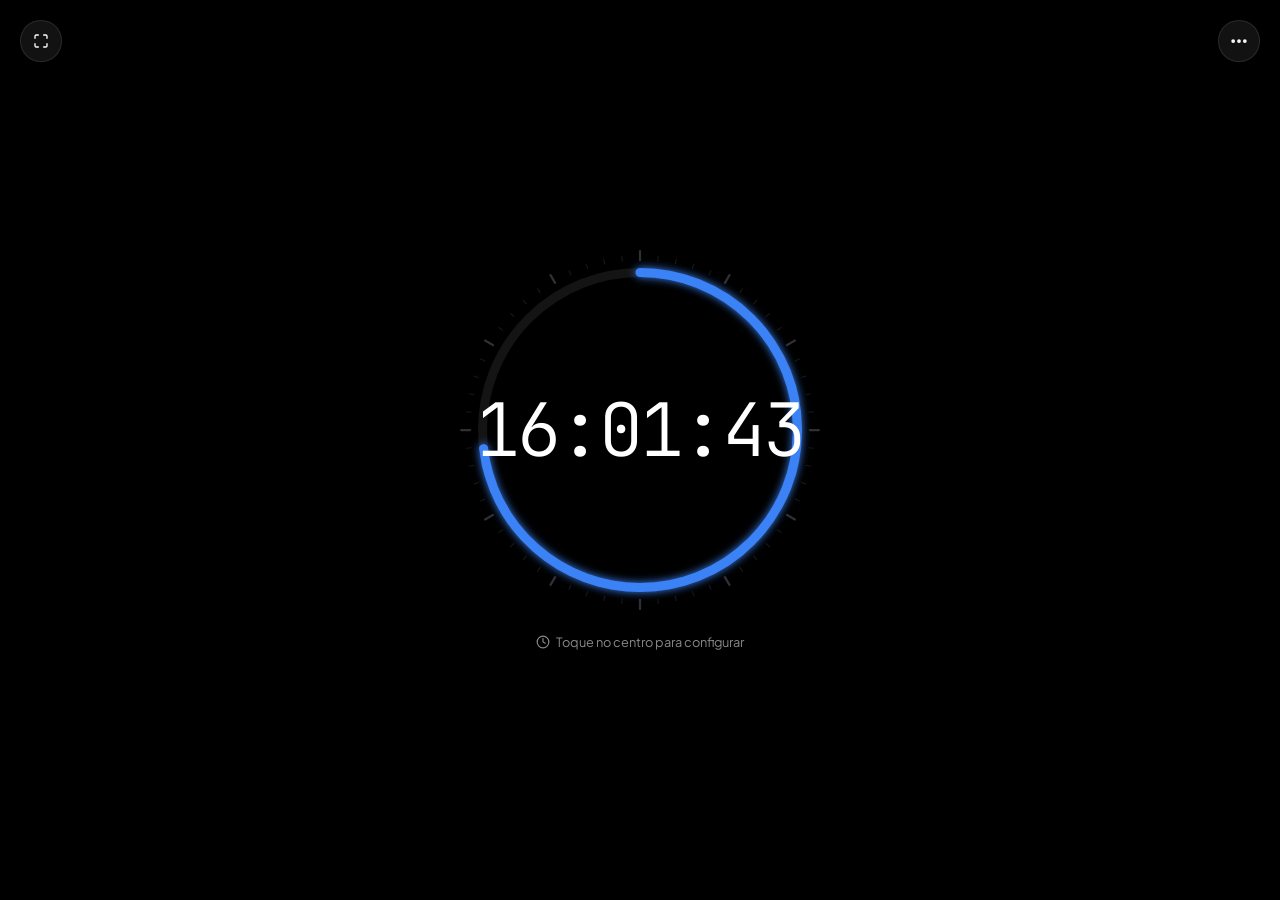
<file: site.html>
<!DOCTYPE html>
<html lang="pt-BR">
<head>
  <meta charset="UTF-8">
  <meta name="viewport" content="width=device-width, initial-scale=1.0, user-scalable=no">
  <title>Relógio com Círculo de Segundos</title>
  <meta name="description" content="Aplicativo de relógio minimalista com minutos, segundos, contagem progressiva e regressiva com anel circular personalizável.">
  <link rel="preconnect" href="https://fonts.googleapis.com">
  <link rel="preconnect" href="https://fonts.gstatic.com" crossorigin>
  <link href="https://fonts.googleapis.com/css2?family=Plus+Jakarta+Sans:wght@300;400;500;600;700&family=JetBrains+Mono:wght@400;500;600;700&display=swap" rel="stylesheet">
  <style>
    :root {
      --bg: #000000;
      --text: #FFFFFF;
      --text-muted: #888888;
      --card-bg: rgba(20, 20, 24, 0.95);
      --card-border: rgba(255, 255, 255, 0.1);
      --track-color: rgba(255, 255, 255, 0.08);
      --accent: #3B82F6;
      --font-sans: 'Plus Jakarta Sans', -apple-system, BlinkMacSystemFont, "Segoe UI", Roboto, sans-serif;
      --font-mono: 'JetBrains Mono', monospace;
    }

    [data-theme="light"] {
      --bg: #FFFFFF;
      --text: #0F172A;
      --text-muted: #64748B;
      --card-bg: rgba(255, 255, 255, 0.96);
      --card-border: rgba(0, 0, 0, 0.1);
      --track-color: rgba(0, 0, 0, 0.08);
    }

    * {
      box-sizing: border-box;
      margin: 0;
      padding: 0;
      -webkit-tap-highlight-color: transparent;
    }

    body {
      background-color: var(--bg);
      color: var(--text);
      font-family: var(--font-sans);
      min-height: 100vh;
      min-height: 100dvh;
      display: flex;
      flex-direction: column;
      justify-content: space-between;
      overflow: hidden;
      user-select: none;
      transition: background-color 0.4s ease, color 0.4s ease;
    }

    /* Header Controls */
    header {
      position: absolute;
      top: 1.25rem;
      left: 1.25rem;
      right: 1.25rem;
      display: flex;
      justify-content: space-between;
      align-items: center;
      z-index: 30;
      pointer-events: none;
    }

    .header-left, .header-right {
      display: flex;
      align-items: center;
      gap: 0.5rem;
      pointer-events: auto;
    }

    .icon-btn {
      background: rgba(120, 120, 128, 0.15);
      backdrop-filter: blur(12px);
      -webkit-backdrop-filter: blur(12px);
      border: 1px solid var(--card-border);
      color: var(--text);
      width: 2.6rem;
      height: 2.6rem;
      border-radius: 50%;
      display: flex;
      align-items: center;
      justify-content: center;
      cursor: pointer;
      transition: all 0.2s cubic-bezier(0.16, 1, 0.3, 1);
      box-shadow: 0 4px 12px rgba(0,0,0,0.1);
    }

    .icon-btn:hover {
      background: rgba(120, 120, 128, 0.25);
      transform: scale(1.05);
    }

    .icon-btn:active {
      transform: scale(0.92);
    }

    .status-badge {
      font-size: 0.75rem;
      font-weight: 600;
      padding: 0.4rem 0.85rem;
      border-radius: 9999px;
      border: 1px solid var(--accent);
      color: var(--accent);
      background: rgba(120, 120, 128, 0.1);
      backdrop-filter: blur(8px);
      display: none;
      align-items: center;
      gap: 0.4rem;
    }

    /* Main Clock Area */
    main {
      flex: 1;
      display: flex;
      flex-direction: column;
      align-items: center;
      justify-content: center;
      padding: 1.5rem;
      position: relative;
    }

    .clock-container {
      position: relative;
      width: min(84vw, 360px);
      height: min(84vw, 360px);
      max-width: 400px;
      max-height: 400px;
      display: flex;
      align-items: center;
      justify-content: center;
    }

    .clock-svg {
      width: 100%;
      height: 100%;
      transform: rotate(-90deg);
      overflow: visible;
    }

    .clock-center-btn {
      position: absolute;
      inset: 1.5rem;
      border-radius: 50%;
      display: flex;
      flex-direction: column;
      align-items: center;
      justify-content: center;
      background: transparent;
      border: none;
      cursor: pointer;
      color: inherit;
      outline: none;
      transition: transform 0.2s ease, background-color 0.2s ease;
    }

    .clock-center-btn:hover {
      background: rgba(120, 120, 128, 0.06);
    }

    .clock-center-btn:active {
      transform: scale(0.96);
    }

    .digits-row {
      display: flex;
      align-items: baseline;
      justify-content: center;
      font-family: var(--font-mono);
      line-height: 1;
    }

    .digits-primary {
      font-size: clamp(3.2rem, 14vw, 4.6rem);
      font-weight: 300;
      letter-spacing: -0.04em;
    }

    .digits-separator {
      font-size: clamp(2.8rem, 12vw, 4.2rem);
      font-weight: 200;
      opacity: 0.7;
      margin: 0 0.1rem;
    }

    .digits-ms {
      font-size: clamp(1rem, 4vw, 1.25rem);
      font-weight: 400;
      margin-left: 0.35rem;
      color: var(--accent);
      opacity: 0.8;
    }

    /* Sub-badge inside circle */
    .center-substatus {
      margin-top: 0.5rem;
      font-size: 0.72rem;
      font-weight: 600;
      padding: 0.2rem 0.65rem;
      border-radius: 9999px;
      border: 1px solid rgba(120, 120, 128, 0.2);
      color: var(--accent);
      background: rgba(120, 120, 128, 0.08);
      display: none;
    }

    /* First-time hint below circle */
    .hint-toast {
      margin-top: 1.5rem;
      font-size: 0.8rem;
      color: var(--text-muted);
      display: flex;
      align-items: center;
      gap: 0.4rem;
      transition: opacity 1s ease;
      opacity: 1;
    }

    .hint-toast.fade-out {
      opacity: 0;
      pointer-events: none;
    }

    /* Modals & Dialogs */
    .modal-backdrop {
      position: fixed;
      inset: 0;
      background: rgba(0, 0, 0, 0.65);
      backdrop-filter: blur(8px);
      -webkit-backdrop-filter: blur(8px);
      z-index: 100;
      display: none;
      align-items: center;
      justify-content: center;
      padding: 1rem;
    }

    .modal-backdrop.open {
      display: flex;
    }

    .modal-panel {
      background: var(--card-bg);
      border: 1px solid var(--card-border);
      color: var(--text);
      width: 100%;
      max-width: 440px;
      max-height: 85vh;
      border-radius: 1.5rem;
      box-shadow: 0 20px 40px rgba(0, 0, 0, 0.4);
      display: flex;
      flex-direction: column;
      overflow: hidden;
      animation: modalSlideUp 0.25s cubic-bezier(0.16, 1, 0.3, 1);
    }

    @keyframes modalSlideUp {
      from { opacity: 0; transform: translateY(16px) scale(0.97); }
      to { opacity: 1; transform: translateY(0) scale(1); }
    }

    .modal-header {
      padding: 1.25rem 1.5rem;
      border-bottom: 1px solid var(--card-border);
      display: flex;
      align-items: center;
      justify-content: space-between;
    }

    .modal-header h3 {
      font-size: 1.1rem;
      font-weight: 600;
    }

    .modal-close-btn {
      background: transparent;
      border: none;
      color: var(--text-muted);
      cursor: pointer;
      padding: 0.3rem;
      border-radius: 50%;
      display: flex;
    }

    .modal-close-btn:hover {
      color: var(--text);
    }

    .modal-body {
      padding: 1.25rem 1.5rem;
      overflow-y: auto;
      display: flex;
      flex-direction: column;
      gap: 1.25rem;
    }

    /* Tabs */
    .tabs-nav {
      display: flex;
      background: rgba(120, 120, 128, 0.12);
      border-radius: 1rem;
      padding: 0.25rem;
      gap: 0.25rem;
    }

    .tab-btn {
      flex: 1;
      padding: 0.6rem 0.75rem;
      border: none;
      background: transparent;
      color: var(--text-muted);
      font-size: 0.8rem;
      font-weight: 600;
      border-radius: 0.75rem;
      cursor: pointer;
      transition: all 0.2s ease;
    }

    .tab-btn.active {
      background: var(--card-bg);
      color: var(--text);
      box-shadow: 0 2px 8px rgba(0,0,0,0.12);
    }

    /* Form & Buttons */
    .btn-primary {
      background: var(--accent);
      color: #FFFFFF;
      border: none;
      padding: 0.85rem 1.25rem;
      border-radius: 1rem;
      font-weight: 600;
      font-size: 0.9rem;
      cursor: pointer;
      display: flex;
      align-items: center;
      justify-content: center;
      gap: 0.5rem;
      transition: filter 0.2s, transform 0.1s;
      box-shadow: 0 4px 14px rgba(0,0,0,0.2);
    }

    .btn-primary:hover {
      filter: brightness(1.1);
    }

    .btn-primary:active {
      transform: scale(0.97);
    }

    .btn-secondary {
      background: rgba(120, 120, 128, 0.12);
      color: var(--text);
      border: 1px solid var(--card-border);
      padding: 0.75rem 1rem;
      border-radius: 0.85rem;
      font-weight: 500;
      font-size: 0.8rem;
      cursor: pointer;
      display: flex;
      align-items: center;
      justify-content: center;
      gap: 0.5rem;
    }

    .btn-danger {
      background: rgba(239, 68, 68, 0.1);
      color: #EF4444;
      border: 1px solid rgba(239, 68, 68, 0.25);
    }

    /* Time adjusters */
    .time-stepper-grid {
      display: grid;
      grid-template-columns: repeat(3, 1fr);
      gap: 0.75rem;
      text-align: center;
    }

    .stepper-box {
      display: flex;
      flex-direction: column;
      align-items: center;
      gap: 0.25rem;
    }

    .stepper-val {
      font-family: var(--font-mono);
      font-size: 1.5rem;
      font-weight: 600;
      background: rgba(120, 120, 128, 0.1);
      border: 1px solid var(--card-border);
      border-radius: 0.75rem;
      width: 100%;
      padding: 0.5rem 0;
    }

    .stepper-btn {
      background: rgba(120, 120, 128, 0.12);
      border: none;
      color: var(--text);
      width: 100%;
      padding: 0.35rem 0;
      border-radius: 0.5rem;
      cursor: pointer;
      font-weight: bold;
    }

    .stepper-label {
      font-size: 0.65rem;
      text-transform: uppercase;
      letter-spacing: 0.05em;
      color: var(--text-muted);
    }

    .presets-grid {
      display: grid;
      grid-template-columns: repeat(3, 1fr);
      gap: 0.5rem;
    }

    .preset-pill {
      background: rgba(120, 120, 128, 0.1);
      border: 1px solid var(--card-border);
      color: var(--text);
      padding: 0.5rem;
      font-size: 0.75rem;
      font-weight: 500;
      border-radius: 0.75rem;
      cursor: pointer;
      text-align: center;
    }

    .preset-pill:hover {
      border-color: var(--accent);
      color: var(--accent);
    }

    /* Settings options */
    .setting-row {
      display: flex;
      align-items: center;
      justify-content: space-between;
      padding: 0.5rem 0;
      border-bottom: 1px solid var(--card-border);
    }

    .setting-label {
      font-size: 0.85rem;
      font-weight: 500;
    }

    .setting-desc {
      font-size: 0.7rem;
      color: var(--text-muted);
    }

    .color-swatches {
      display: flex;
      gap: 0.5rem;
      flex-wrap: wrap;
    }

    .color-swatch {
      width: 1.8rem;
      height: 1.8rem;
      border-radius: 50%;
      cursor: pointer;
      border: 2px solid transparent;
      transition: transform 0.15s;
    }

    .color-swatch.active {
      transform: scale(1.15);
      border-color: #FFFFFF;
      box-shadow: 0 0 10px rgba(255,255,255,0.4);
    }

    /* Switch */
    .switch {
      position: relative;
      display: inline-block;
      width: 44px;
      height: 24px;
    }

    .switch input { opacity: 0; width: 0; height: 0; }
    .slider {
      position: absolute;
      cursor: pointer;
      inset: 0;
      background-color: rgba(120, 120, 128, 0.3);
      transition: .3s;
      border-radius: 24px;
    }

    .slider:before {
      position: absolute;
      content: "";
      height: 18px;
      width: 18px;
      left: 3px;
      bottom: 3px;
      background-color: white;
      transition: .3s;
      border-radius: 50%;
    }

    input:checked + .slider {
      background-color: var(--accent);
    }

    input:checked + .slider:before {
      transform: translateX(20px);
    }
  </style>
</head>
<body data-theme="dark">

  <!-- Header -->
  <header>
    <div class="header-left">
      <!-- Fullscreen Button -->
      <button class="icon-btn" id="btn-fullscreen" title="Alternar Tela Cheia">
        <svg width="16" height="16" fill="none" stroke="currentColor" stroke-width="2" stroke-linecap="round" stroke-linejoin="round" viewBox="0 0 24 24">
          <path d="M8 3H5a2 2 0 0 0-2 2v3m18 0V5a2 2 0 0 0-2-2h-3m0 18h3a2 2 0 0 0 2-2v-3M3 16v3a2 2 0 0 0 2 2h3"/>
        </svg>
      </button>

      <!-- Mode Badge Indicator -->
      <div class="status-badge" id="mode-badge">
        <span id="badge-icon">⏱️</span>
        <span id="badge-text">Contagem Ativa</span>
      </div>
    </div>

    <div class="header-right">
      <!-- Settings Button (3 dots) -->
      <button class="icon-btn" id="btn-settings" title="Configurações">
        <svg width="20" height="20" fill="none" stroke="currentColor" stroke-width="2.5" stroke-linecap="round" stroke-linejoin="round" viewBox="0 0 24 24">
          <circle cx="12" cy="12" r="1"/>
          <circle cx="19" cy="12" r="1"/>
          <circle cx="5" cy="12" r="1"/>
        </svg>
      </button>
    </div>
  </header>

  <!-- Main Clock Display -->
  <main>
    <div class="clock-container">
      <svg class="clock-svg" viewBox="0 0 320 320">
        <defs>
          <filter id="ring-glow" x="-20%" y="-20%" width="140%" height="140%">
            <feGaussianBlur stdDeviation="4" result="blur" />
            <feMerge>
              <feMergeNode in="blur" />
              <feMergeNode in="SourceGraphic" />
            </feMerge>
          </filter>
        </defs>

        <!-- Dynamic Ticks Group -->
        <g id="ticks-group"></g>

        <!-- Track Background Circle -->
        <circle id="track-ring" cx="160" cy="160" r="140" fill="none" stroke="var(--track-color)" stroke-width="8"></circle>

        <!-- Progress Indicator Ring -->
        <circle id="progress-ring" cx="160" cy="160" r="140" fill="none" stroke="var(--accent)" stroke-width="8" stroke-linecap="round" filter="url(#ring-glow)"></circle>
      </svg>

      <!-- Center Clickable Area -->
      <button class="clock-center-btn" id="btn-clock-center" aria-label="Toque no centro para configurar">
        <div class="digits-row">
          <span class="digits-primary" id="time-primary">12:00</span>
          <span class="digits-ms" id="time-ms" style="display: none;">.00</span>
        </div>
        <div class="center-substatus" id="center-substatus">Contagem Ativa</div>
      </button>
    </div>

    <!-- First-time hint below circle -->
    <div class="hint-toast" id="hint-toast">
      <svg width="14" height="14" fill="none" stroke="currentColor" stroke-width="2" stroke-linecap="round" stroke-linejoin="round" viewBox="0 0 24 24">
        <circle cx="12" cy="12" r="10"/>
        <polyline points="12 6 12 12 16 14"/>
      </svg>
      <span>Toque no centro para configurar</span>
    </div>
  </main>

  <!-- Modal Configurar Tempo (Progressiva / Regressiva) -->
  <div class="modal-backdrop" id="modal-time">
    <div class="modal-panel">
      <div class="modal-header">
        <h3>Configurar Tempo</h3>
        <button class="modal-close-btn" id="close-modal-time">
          <svg width="18" height="18" fill="none" stroke="currentColor" stroke-width="2" viewBox="0 0 24 24"><path d="M18 6L6 18M6 6l12 12"/></svg>
        </button>
      </div>

      <div class="modal-body">
        <!-- Tabs -->
        <div class="tabs-nav">
          <button class="tab-btn active" id="tab-btn-progress">⏱️ Progressiva</button>
          <button class="tab-btn" id="tab-btn-countdown">⏳ Regressiva</button>
        </div>

        <!-- Tab 1: Contagem Progressiva -->
        <div id="tab-content-progress">
          <p style="font-size: 0.8rem; color: var(--text-muted); margin-bottom: 1rem;">
            Conta o tempo a partir de zero em direção à meta ou de forma contínua.
          </p>

          <label style="font-size: 0.75rem; font-weight: 600; color: var(--text-muted); display: block; margin-bottom: 0.5rem;">
            Metas de Tempo (Opcional)
          </label>
          <div class="presets-grid" id="progress-presets">
            <button class="preset-pill" data-sec="0">Sem meta (Livre)</button>
            <button class="preset-pill" data-sec="60">1 minuto</button>
            <button class="preset-pill" data-sec="300">5 minutos</button>
            <button class="preset-pill" data-sec="600">10 minutos</button>
            <button class="preset-pill" data-sec="900">15 minutos</button>
            <button class="preset-pill" data-sec="1800">30 minutos</button>
            <button class="preset-pill" data-sec="3600">1 hora</button>
          </div>

          <div style="margin-top: 1.5rem; display: flex; flex-direction: column; gap: 0.5rem;">
            <button class="btn-primary" id="btn-start-progress">
              <span>Iniciar Contagem Progressiva</span>
            </button>
            <button class="btn-secondary btn-danger" id="btn-reset-to-clock-1" style="display: none;">
              <span>Voltar ao Relógio Comum</span>
            </button>
          </div>
        </div>

        <!-- Tab 2: Contagem Regressiva -->
        <div id="tab-content-countdown" style="display: none;">
          <div class="time-stepper-grid">
            <div class="stepper-box">
              <button class="stepper-btn" id="h-up">+</button>
              <div class="stepper-val" id="val-hours">00</div>
              <button class="stepper-btn" id="h-down">-</button>
              <span class="stepper-label">Horas</span>
            </div>
            <div class="stepper-box">
              <button class="stepper-btn" id="m-up">+</button>
              <div class="stepper-val" id="val-mins">05</div>
              <button class="stepper-btn" id="m-down">-</button>
              <span class="stepper-label">Minutos</span>
            </div>
            <div class="stepper-box">
              <button class="stepper-btn" id="s-up">+</button>
              <div class="stepper-val" id="val-secs">00</div>
              <button class="stepper-btn" id="s-down">-</button>
              <span class="stepper-label">Segundos</span>
            </div>
          </div>

          <label style="font-size: 0.75rem; font-weight: 600; color: var(--text-muted); display: block; margin: 1rem 0 0.5rem;">
            Tempos Rápidos
          </label>
          <div class="presets-grid" id="countdown-presets">
            <button class="preset-pill" data-sec="30">30s</button>
            <button class="preset-pill" data-sec="60">1 min</button>
            <button class="preset-pill" data-sec="180">3 min</button>
            <button class="preset-pill" data-sec="300">5 min</button>
            <button class="preset-pill" data-sec="600">10 min</button>
            <button class="preset-pill" data-sec="900">15 min</button>
            <button class="preset-pill" data-sec="1500">25 min</button>
            <button class="preset-pill" data-sec="1800">30 min</button>
            <button class="preset-pill" data-sec="3600">60 min</button>
          </div>

          <div style="margin-top: 1.5rem; display: flex; flex-direction: column; gap: 0.5rem;">
            <button class="btn-primary" id="btn-start-countdown">
              <span>Iniciar Contagem Regressiva</span>
            </button>
            <button class="btn-secondary btn-danger" id="btn-reset-to-clock-2" style="display: none;">
              <span>Voltar ao Relógio Comum</span>
            </button>
          </div>
        </div>
      </div>
    </div>
  </div>

  <!-- Modal Configurações -->
  <div class="modal-backdrop" id="modal-settings">
    <div class="modal-panel">
      <div class="modal-header">
        <h3>Configurações</h3>
        <button class="modal-close-btn" id="close-modal-settings">
          <svg width="18" height="18" fill="none" stroke="currentColor" stroke-width="2" viewBox="0 0 24 24"><path d="M18 6L6 18M6 6l12 12"/></svg>
        </button>
      </div>

      <div class="modal-body">
        <!-- Tema -->
        <div class="setting-row">
          <div>
            <div class="setting-label">Tema Visual</div>
            <div class="setting-desc">Modo Escuro ou Claro</div>
          </div>
          <button class="btn-secondary" id="btn-toggle-theme">Alternar Tema</button>
        </div>

        <!-- Cores do Círculo -->
        <div>
          <div class="setting-label" style="margin-bottom: 0.5rem;">Cor do Círculo</div>
          <div class="color-swatches" id="swatches-container"></div>
        </div>

        <!-- Espessura do Anel -->
        <div>
          <div style="display: flex; justify-content: space-between; margin-bottom: 0.25rem;">
            <span class="setting-label">Espessura do Anel</span>
            <span class="setting-desc" id="stroke-val">8px</span>
          </div>
          <input type="range" id="input-stroke" min="2" max="24" value="8" style="width: 100%; accent-color: var(--accent);">
        </div>

        <!-- Som Tic-Tac -->
        <div class="setting-row">
          <div>
            <div class="setting-label">Som do Tic-Tac</div>
            <div class="setting-desc">Emite som suave a cada segundo</div>
          </div>
          <label class="switch">
            <input type="checkbox" id="switch-sound">
            <span class="slider"></span>
          </label>
        </div>

        <!-- Mostrar Horas -->
        <div class="setting-row">
          <div>
            <div class="setting-label">Exibir Horas</div>
            <div class="setting-desc">Formato HH:MM:SS ou apenas MM:SS</div>
          </div>
          <label class="switch">
            <input type="checkbox" id="switch-hours" checked>
            <span class="slider"></span>
          </label>
        </div>

        <!-- Traços de Marcação -->
        <div class="setting-row">
          <div>
            <div class="setting-label">Marcadores dos Segundos</div>
            <div class="setting-desc">60 traços delicados ao redor do círculo</div>
          </div>
          <label class="switch">
            <input type="checkbox" id="switch-ticks" checked>
            <span class="slider"></span>
          </label>
        </div>
      </div>
    </div>
  </div>

  <script>
    (function() {
      // Estado da Aplicação
      const state = {
        theme: 'dark',
        mode: 'clock', // 'clock' | 'progress' | 'countdown'
        circleColor: '#3B82F6',
        strokeWidth: 8,
        soundEnabled: false,
        showHours: true,
        showTicks: true,
        
        // Contagem Progressiva
        progressSecs: 0,
        progressTarget: 0,
        
        // Contagem Regressiva
        countdownSecs: 300,
        countdownTotal: 300,

        // Modal inputs
        timerHours: 0,
        timerMins: 5,
        timerSecs: 0,
        selectedProgressTarget: 0,
      };

      // Áudio Web Audio API Synthesizer
      let audioCtx = null;
      function playTickSound() {
        if (!state.soundEnabled) return;
        try {
          if (!audioCtx) audioCtx = new (window.AudioContext || window.webkitAudioContext)();
          if (audioCtx.state === 'suspended') audioCtx.resume();
          const osc = audioCtx.createOscillator();
          const gain = audioCtx.createGain();
          osc.type = 'triangle';
          osc.frequency.setValueAtTime(1400, audioCtx.currentTime);
          osc.frequency.exponentialRampToValueAtTime(300, audioCtx.currentTime + 0.025);
          gain.gain.setValueAtTime(0.04, audioCtx.currentTime);
          gain.gain.exponentialRampToValueAtTime(0.0001, audioCtx.currentTime + 0.025);
          osc.connect(gain);
          gain.connect(audioCtx.destination);
          osc.start();
          osc.stop(audioCtx.currentTime + 0.03);
        } catch (e) {}
      }

      function playAlarmChime() {
        try {
          if (!audioCtx) audioCtx = new (window.AudioContext || window.webkitAudioContext)();
          if (audioCtx.state === 'suspended') audioCtx.resume();
          const notes = [523.25, 659.25, 783.99, 1046.50];
          notes.forEach((freq, i) => {
            const osc = audioCtx.createOscillator();
            const gain = audioCtx.createGain();
            osc.type = 'sine';
            osc.frequency.setValueAtTime(freq, audioCtx.currentTime + i * 0.12);
            gain.gain.setValueAtTime(0.08, audioCtx.currentTime + i * 0.12);
            gain.gain.exponentialRampToValueAtTime(0.001, audioCtx.currentTime + i * 0.12 + 0.6);
            osc.connect(gain);
            gain.connect(audioCtx.destination);
            osc.start(audioCtx.currentTime + i * 0.12);
            osc.stop(audioCtx.currentTime + i * 0.12 + 0.65);
          });
        } catch (e) {}
      }

      // Elementos do DOM
      const progressRing = document.getElementById('progress-ring');
      const trackRing = document.getElementById('track-ring');
      const timePrimary = document.getElementById('time-primary');
      const centerSubstatus = document.getElementById('center-substatus');
      const modeBadge = document.getElementById('mode-badge');
      const badgeText = document.getElementById('badge-text');
      const ticksGroup = document.getElementById('ticks-group');
      const hintToast = document.getElementById('hint-toast');

      // Geometria do Círculo
      const radius = 140;
      const circumference = 2 * Math.PI * radius;
      progressRing.style.strokeDasharray = circumference;

      // Desenhar Ticks
      function drawTicks() {
        ticksGroup.innerHTML = '';
        if (!state.showTicks) return;
        for (let i = 0; i < 60; i++) {
          const angle = (i * 6 * Math.PI) / 180;
          const isMajor = i % 5 === 0;
          const tickLen = isMajor ? 8 : 4;
          const r1 = radius + 11;
          const r2 = r1 + tickLen;
          const x1 = 160 + r1 * Math.cos(angle);
          const y1 = 160 + r1 * Math.sin(angle);
          const x2 = 160 + r2 * Math.cos(angle);
          const y2 = 160 + r2 * Math.sin(angle);
          const line = document.createElementNS('http://www.w3.org/2000/svg', 'line');
          line.setAttribute('x1', x1);
          line.setAttribute('y1', y1);
          line.setAttribute('x2', x2);
          line.setAttribute('y2', y2);
          line.setAttribute('stroke', isMajor ? 'rgba(120, 120, 128, 0.4)' : 'rgba(120, 120, 128, 0.2)');
          line.setAttribute('stroke-width', isMajor ? '2' : '1');
          line.setAttribute('stroke-linecap', 'round');
          ticksGroup.appendChild(line);
        }
      }

      function formatDigits(n) {
        return String(n).padStart(2, '0');
      }

      // Loop do Relógio
      let lastSecond = -1;
      function tick() {
        const now = new Date();
        const currentSec = now.getSeconds();

        if (state.mode === 'clock') {
          const h = now.getHours();
          const m = now.getMinutes();
          const s = currentSec;

          if (state.showHours) {
            timePrimary.textContent = `${formatDigits(h)}:${formatDigits(m)}:${formatDigits(s)}`;
          } else {
            timePrimary.textContent = `${formatDigits(m)}:${formatDigits(s)}`;
          }

          const ratio = (s + now.getMilliseconds() / 1000) / 60;
          const offset = circumference - ratio * circumference;
          progressRing.style.strokeDashoffset = offset;

          if (currentSec !== lastSecond) {
            playTickSound();
            lastSecond = currentSec;
          }
        } else if (state.mode === 'progress') {
          // Exibir contagem progressiva
          const h = Math.floor(state.progressSecs / 3600);
          const m = Math.floor((state.progressSecs % 3600) / 60);
          const s = state.progressSecs % 60;

          if (h > 0) {
            timePrimary.textContent = `${formatDigits(h)}:${formatDigits(m)}:${formatDigits(s)}`;
          } else {
            timePrimary.textContent = `${formatDigits(m)}:${formatDigits(s)}`;
          }

          let ratio = (s / 60);
          if (state.progressTarget > 0) {
            ratio = Math.min(1, state.progressSecs / state.progressTarget);
          }
          const offset = circumference - ratio * circumference;
          progressRing.style.strokeDashoffset = offset;
        } else if (state.mode === 'countdown') {
          // Exibir contagem regressiva
          const h = Math.floor(state.countdownSecs / 3600);
          const m = Math.floor((state.countdownSecs % 3600) / 60);
          const s = state.countdownSecs % 60;

          if (h > 0) {
            timePrimary.textContent = `${formatDigits(h)}:${formatDigits(m)}:${formatDigits(s)}`;
          } else {
            timePrimary.textContent = `${formatDigits(m)}:${formatDigits(s)}`;
          }

          const ratio = state.countdownTotal > 0 ? (state.countdownSecs / state.countdownTotal) : 0;
          const offset = circumference - ratio * circumference;
          progressRing.style.strokeDashoffset = offset;
        }

        requestAnimationFrame(tick);
      }

      // Intervalos de 1s para Progressiva / Regressiva
      setInterval(() => {
        if (state.mode === 'progress') {
          state.progressSecs++;
          playTickSound();
        } else if (state.mode === 'countdown') {
          if (state.countdownSecs > 0) {
            state.countdownSecs--;
            playTickSound();
            if (state.countdownSecs === 0) {
              playAlarmChime();
              centerSubstatus.textContent = 'Tempo Concluído!';
              centerSubstatus.style.display = 'block';
            }
          }
        }
      }, 1000);

      // Controle do Hint de primeira vez (10s fade e persistência em localStorage)
      const HINT_KEY = 'hasSeenCenterConfigHint';
      if (!localStorage.getItem(HINT_KEY)) {
        setTimeout(() => {
          hintToast.classList.add('fade-out');
          localStorage.setItem(HINT_KEY, 'true');
        }, 10000);
      } else {
        hintToast.style.display = 'none';
      }

      // Modais
      const modalTime = document.getElementById('modal-time');
      const modalSettings = document.getElementById('modal-settings');

      document.getElementById('btn-clock-center').addEventListener('click', () => {
        const resetBtn1 = document.getElementById('btn-reset-to-clock-1');
        const resetBtn2 = document.getElementById('btn-reset-to-clock-2');
        const showReset = state.mode !== 'clock';
        resetBtn1.style.display = showReset ? 'block' : 'none';
        resetBtn2.style.display = showReset ? 'block' : 'none';
        modalTime.classList.add('open');
      });

      document.getElementById('close-modal-time').addEventListener('click', () => modalTime.classList.remove('open'));
      document.getElementById('close-modal-settings').addEventListener('click', () => modalSettings.classList.remove('open'));
      document.getElementById('btn-settings').addEventListener('click', () => modalSettings.classList.add('open'));

      // Tabs
      const tabBtnProgress = document.getElementById('tab-btn-progress');
      const tabBtnCountdown = document.getElementById('tab-btn-countdown');
      const tabContentProgress = document.getElementById('tab-content-progress');
      const tabContentCountdown = document.getElementById('tab-content-countdown');

      tabBtnProgress.addEventListener('click', () => {
        tabBtnProgress.classList.add('active');
        tabBtnCountdown.classList.remove('active');
        tabContentProgress.style.display = 'block';
        tabContentCountdown.style.display = 'none';
      });

      tabBtnCountdown.addEventListener('click', () => {
        tabBtnCountdown.classList.add('active');
        tabBtnProgress.classList.remove('active');
        tabContentProgress.style.display = 'none';
        tabContentCountdown.style.display = 'block';
      });

      // Presets Progressiva
      document.querySelectorAll('#progress-presets .preset-pill').forEach(btn => {
        btn.addEventListener('click', () => {
          document.querySelectorAll('#progress-presets .preset-pill').forEach(p => p.style.borderColor = '');
          btn.style.borderColor = 'var(--accent)';
          state.selectedProgressTarget = parseInt(btn.dataset.sec, 10);
        });
      });

      document.getElementById('btn-start-progress').addEventListener('click', () => {
        state.mode = 'progress';
        state.progressSecs = 0;
        state.progressTarget = state.selectedProgressTarget;
        centerSubstatus.textContent = 'Contagem Progressiva';
        centerSubstatus.style.display = 'block';
        badgeText.textContent = 'Contagem Progressiva Ativa';
        modeBadge.style.display = 'flex';
        modalTime.classList.remove('open');
      });

      // Steppers Regressiva
      function updateStepperLabels() {
        document.getElementById('val-hours').textContent = formatDigits(state.timerHours);
        document.getElementById('val-mins').textContent = formatDigits(state.timerMins);
        document.getElementById('val-secs').textContent = formatDigits(state.timerSecs);
      }

      document.getElementById('h-up').addEventListener('click', () => { state.timerHours = (state.timerHours + 1) % 24; updateStepperLabels(); });
      document.getElementById('h-down').addEventListener('click', () => { state.timerHours = (state.timerHours + 23) % 24; updateStepperLabels(); });
      document.getElementById('m-up').addEventListener('click', () => { state.timerMins = (state.timerMins + 1) % 60; updateStepperLabels(); });
      document.getElementById('m-down').addEventListener('click', () => { state.timerMins = (state.timerMins + 59) % 60; updateStepperLabels(); });
      document.getElementById('s-up').addEventListener('click', () => { state.timerSecs = (state.timerSecs + 5) % 60; updateStepperLabels(); });
      document.getElementById('s-down').addEventListener('click', () => { state.timerSecs = (state.timerSecs + 55) % 60; updateStepperLabels(); });

      document.querySelectorAll('#countdown-presets .preset-pill').forEach(btn => {
        btn.addEventListener('click', () => {
          const s = parseInt(btn.dataset.sec, 10);
          state.timerHours = Math.floor(s / 3600);
          state.timerMins = Math.floor((s % 3600) / 60);
          state.timerSecs = s % 60;
          updateStepperLabels();
        });
      });

      document.getElementById('btn-start-countdown').addEventListener('click', () => {
        const total = state.timerHours * 3600 + state.timerMins * 60 + state.timerSecs;
        if (total > 0) {
          state.mode = 'countdown';
          state.countdownSecs = total;
          state.countdownTotal = total;
          centerSubstatus.textContent = 'Contagem Regressiva';
          centerSubstatus.style.display = 'block';
          badgeText.textContent = 'Contagem Regressiva Ativa';
          modeBadge.style.display = 'flex';
          modalTime.classList.remove('open');
        }
      });

      function resetToClock() {
        state.mode = 'clock';
        centerSubstatus.style.display = 'none';
        modeBadge.style.display = 'none';
        modalTime.classList.remove('open');
      }

      document.getElementById('btn-reset-to-clock-1').addEventListener('click', resetToClock);
      document.getElementById('btn-reset-to-clock-2').addEventListener('click', resetToClock);

      // Alternar Tema
      document.getElementById('btn-toggle-theme').addEventListener('click', () => {
        state.theme = state.theme === 'dark' ? 'light' : 'dark';
        document.body.setAttribute('data-theme', state.theme);
      });

      // Paleta de Cores
      const colors = ['#3B82F6', '#10B981', '#8B5CF6', '#F43F5E', '#F59E0B', '#06B6D4', '#F97316', '#EC4899'];
      const swatchesBox = document.getElementById('swatches-container');
      colors.forEach(col => {
        const sw = document.createElement('div');
        sw.className = 'color-swatch' + (col.toLowerCase() === state.circleColor.toLowerCase() ? ' active' : '');
        sw.style.backgroundColor = col;
        sw.addEventListener('click', () => {
          document.querySelectorAll('.color-swatch').forEach(s => s.classList.remove('active'));
          sw.classList.add('active');
          state.circleColor = col;
          document.documentElement.style.setProperty('--accent', col);
        });
        swatchesBox.appendChild(sw);
      });

      // Espessura
      document.getElementById('input-stroke').addEventListener('input', (e) => {
        const w = e.target.value;
        state.strokeWidth = w;
        document.getElementById('stroke-val').textContent = w + 'px';
        progressRing.setAttribute('stroke-width', w);
        trackRing.setAttribute('stroke-width', w);
      });

      // Som
      document.getElementById('switch-sound').addEventListener('change', (e) => {
        state.soundEnabled = e.target.checked;
        if (state.soundEnabled && !audioCtx) {
          audioCtx = new (window.AudioContext || window.webkitAudioContext)();
        }
      });

      // Formato de Horas
      document.getElementById('switch-hours').addEventListener('change', (e) => {
        state.showHours = e.target.checked;
      });

      // Ticks
      document.getElementById('switch-ticks').addEventListener('change', (e) => {
        state.showTicks = e.target.checked;
        drawTicks();
      });

      // Fullscreen
      document.getElementById('btn-fullscreen').addEventListener('click', () => {
        if (!document.fullscreenElement) {
          document.documentElement.requestFullscreen().catch(() => {});
        } else {
          document.exitFullscreen().catch(() => {});
        }
      });

      // Inicialização
      drawTicks();
      tick();
    })();
  </script>
</body>
</html>
</file>
